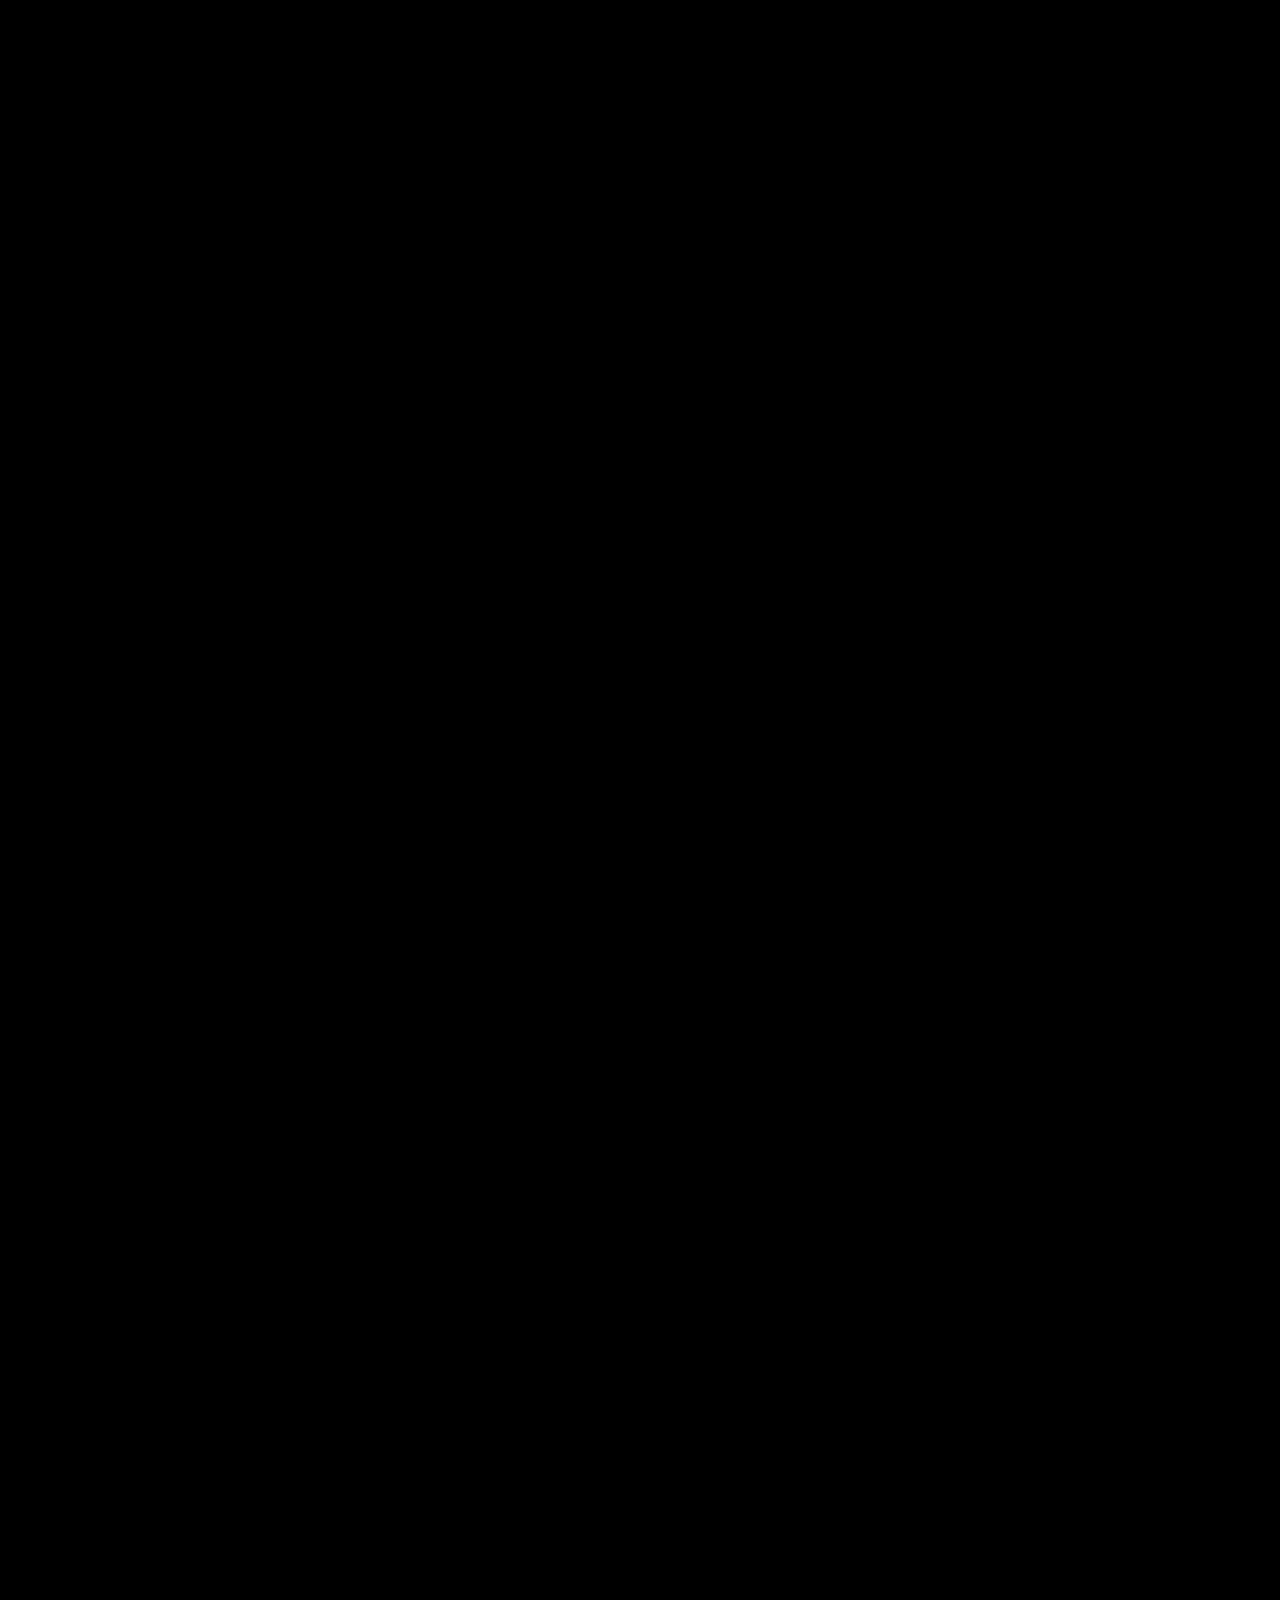
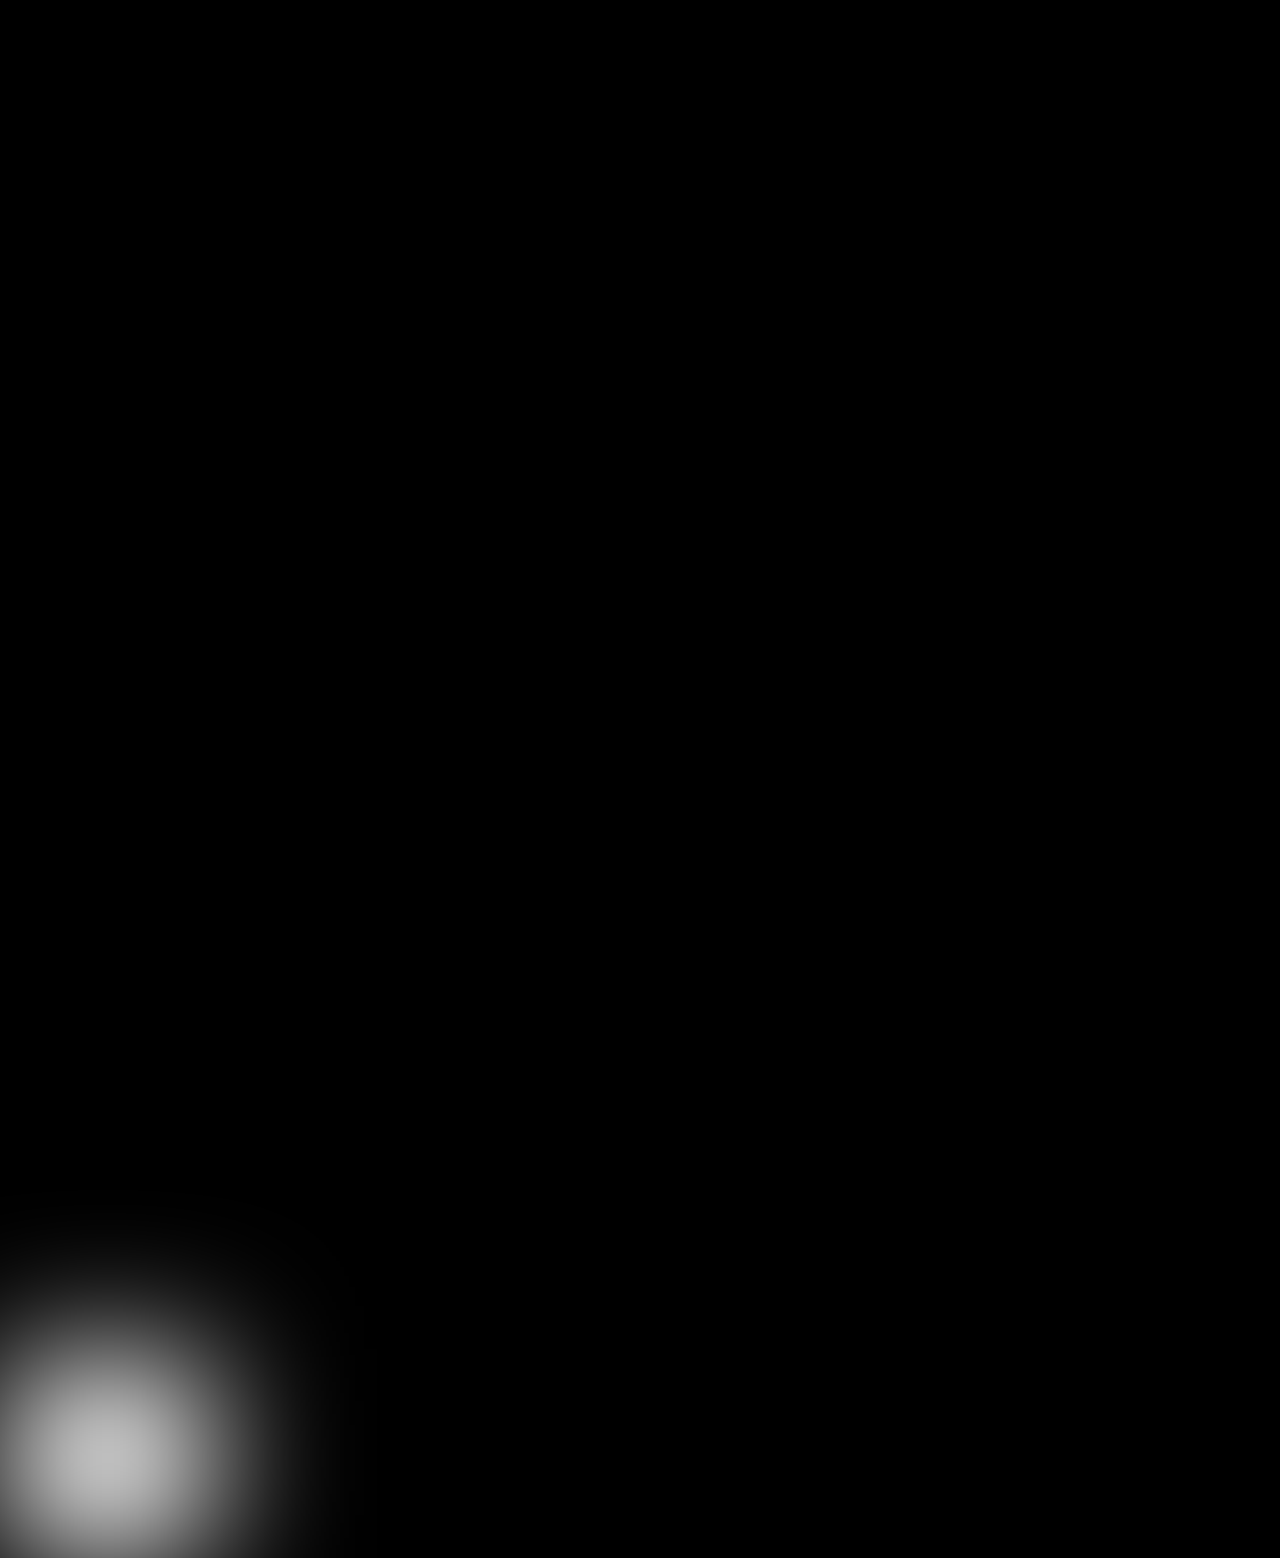
<file: index.html>
<!DOCTYPE html>
<html lang="en">

<head>
  <meta charset="utf-8">
  <meta name="viewport" content="width=device-width, initial-scale=1.0">
  <title>In the Spotlight</title>
  <link rel="stylesheet" href="style.css">
</head>

<body>
  <section id="container"> <!-- this part -->
  <article class="page"> <!-- and this part defines the container that would have the black background and where the flashlight feature applies-->

    <div class="header">
      <div class="title">In the Spotlight</div>
    </div>

    <div class="main">
      <div class="home_txt"> 
        <div class="text">
          What if...
        </div>
        <div class="text2">
          ...I told you...
        </div>
        <div class="text3">
          ...you're being watched right now? 👁️👁️
        </div>
      </div>

      <div class="pic_layout">

        <div>
            <a href="snap.html"><img class="pic" src="snap.png"/> </a>
        </div>
        
        <div>
            <a href="discord.html"><img class="pic2" src="discord.png"/> </a>
        </div>

        <div>
            <a href="insta.html"><img class="pic3" src="insta.png"/> </a>
        </div>

        <div class="eye">
          <a href="random.html"><div>👁️</div></a>
          <a href="random.html"><div>👁️</div></a>
        </div>

      </div>

    </div>

    <span class="flashlight"></span> <!-- this part allows the flashlight feature to be "imported"-->
    <svg><defs><filter id="blur-filter"><feGaussianBlur/></filter></defs></svg>
  </article>
  </section>

  <script src="script.js"></script>

</body>

</html>
</file>
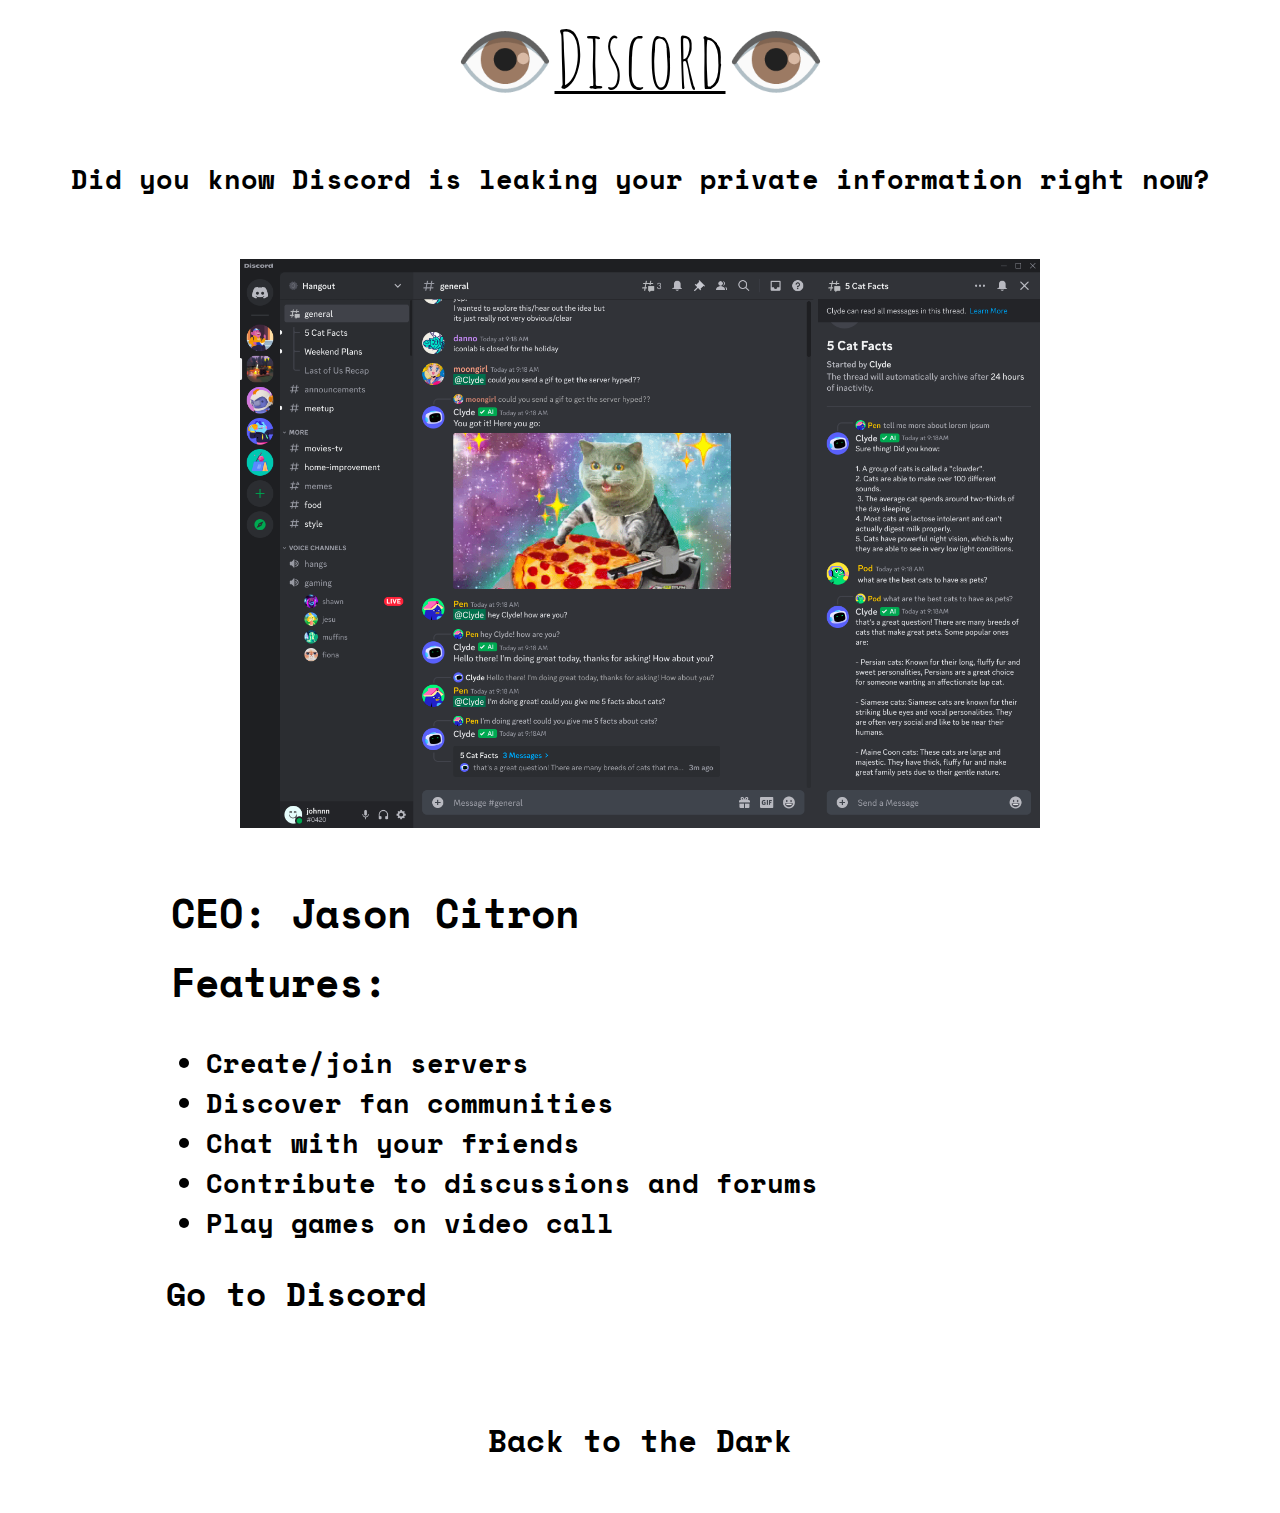
<file: discord.html>
<!DOCTYPE html>
<html lang="en">

<head>
  <meta charset="utf-8">
  <meta name="viewport" content="width=device-width, initial-scale=1.0">
  <title>Discord</title>
  <link rel="stylesheet" href="style.css">
</head>

<body>

  <div class="header">
    <div>👁️<span class="title">Discord</span>👁️</div>
  </div>

  <div class="main"> 
    <div class="top_txt"> 
      <div class="text4">
        Did you know Discord is leaking your private information right now?
      </div>
    </div>

    <div class="pic_layout2">
      <div>
          <img class="header_img" src="discord1.png"/>
      </div>
    </div>

    <div class="home_txt"> 
      <p>CEO: Jason Citron</p>
      <p>Features:</p>
      <ul>
        <li>Create/join servers</li>
        <li>Discover fan communities</li>
        <li>Chat with your friends</li>
        <li>Contribute to discussions and forums</li>
        <li>Play games on video call</li>
      </ul>

      <div>
        <a class="link2" href="https://discord.com/">Go to Discord</a>
      </div>
    </div>
  </div>

  <div class="bottom">
    <div class="link">
      <a href="index.html">Back to the Dark</a>
    </div>
  </div>

</body>

</html>
</file>
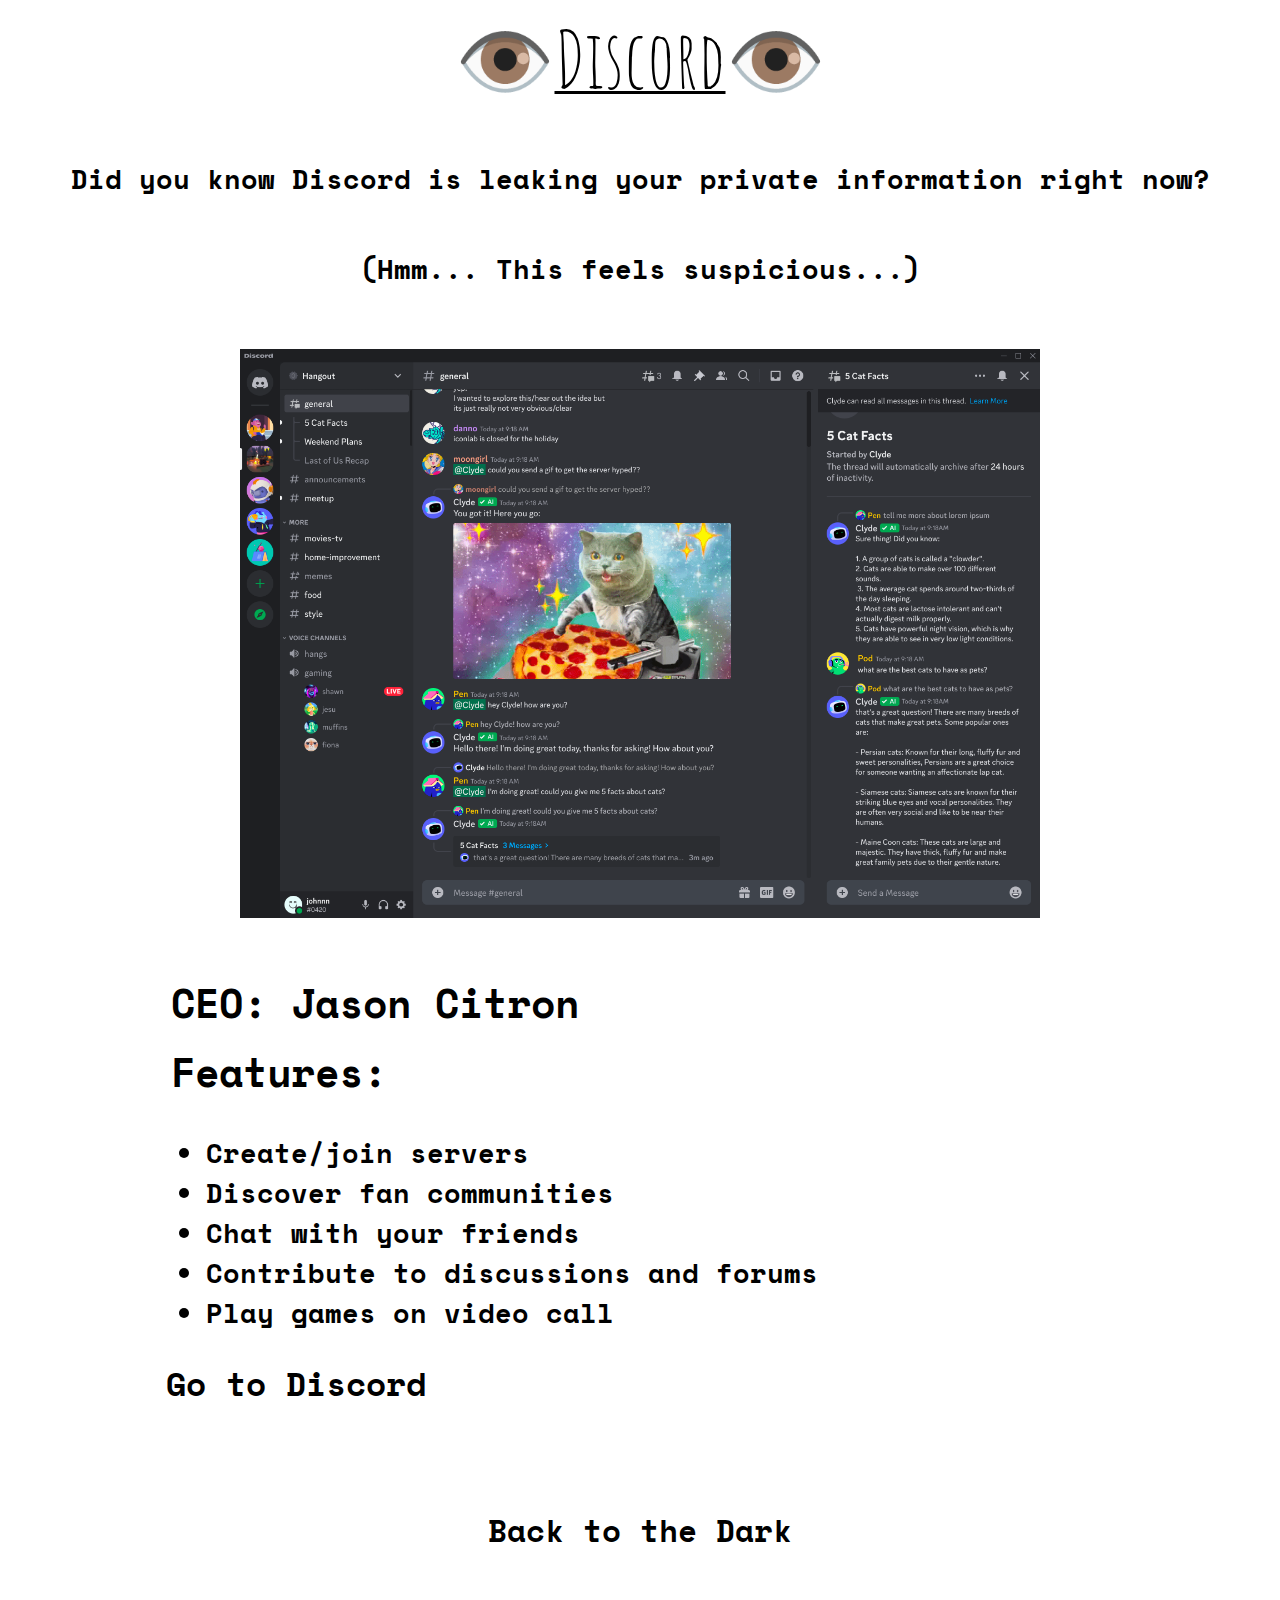
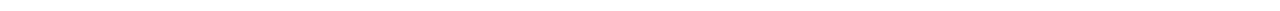
<file: getkrissed.html>
<!DOCTYPE html>
<html lang="en">

<head>
  <meta charset="utf-8">
  <meta name="viewport" content="width=device-width, initial-scale=1.0">
  <title>???</title>
  <link rel="stylesheet" href="style.css">
</head>

<body>

  <div class="header">
    <div>👁️<span class="title">Discord</span>👁️</div>
  </div>

  <div class="main"> 

    <div class="top_txt"> 
      <div class="text4">
        Did you know Discord is leaking your private information right now?
      </div>
      <div class="text4">
        (Hmm... This feels suspicious...)
      </div>
    </div>

    <div class="pic_layout2">
      <div>
          <img class="header_img" src="discord1.png"/>
      </div>
    </div>

    <div class="home_txt"> 
      <p>CEO: Jason Citron</p>
      <p>Features:</p>
      <ul>
        <li>Create/join servers</li>
        <li>Discover fan communities</li>
        <li>Chat with your friends</li>
        <li>Contribute to discussions and forums</li>
        <li>Play games on video call</li>
      </ul>

      <div>
        <a class="link2" href="https://www.youtube.com/watch?v=x97fydcDIWs">Go to Discord</a>
      </div>
    </div>

  <div class="bottom">
    <div class="link">
      <a href="index.html">Back to the Dark</a>
    </div>
  </div>

</body>

</html>
</file>
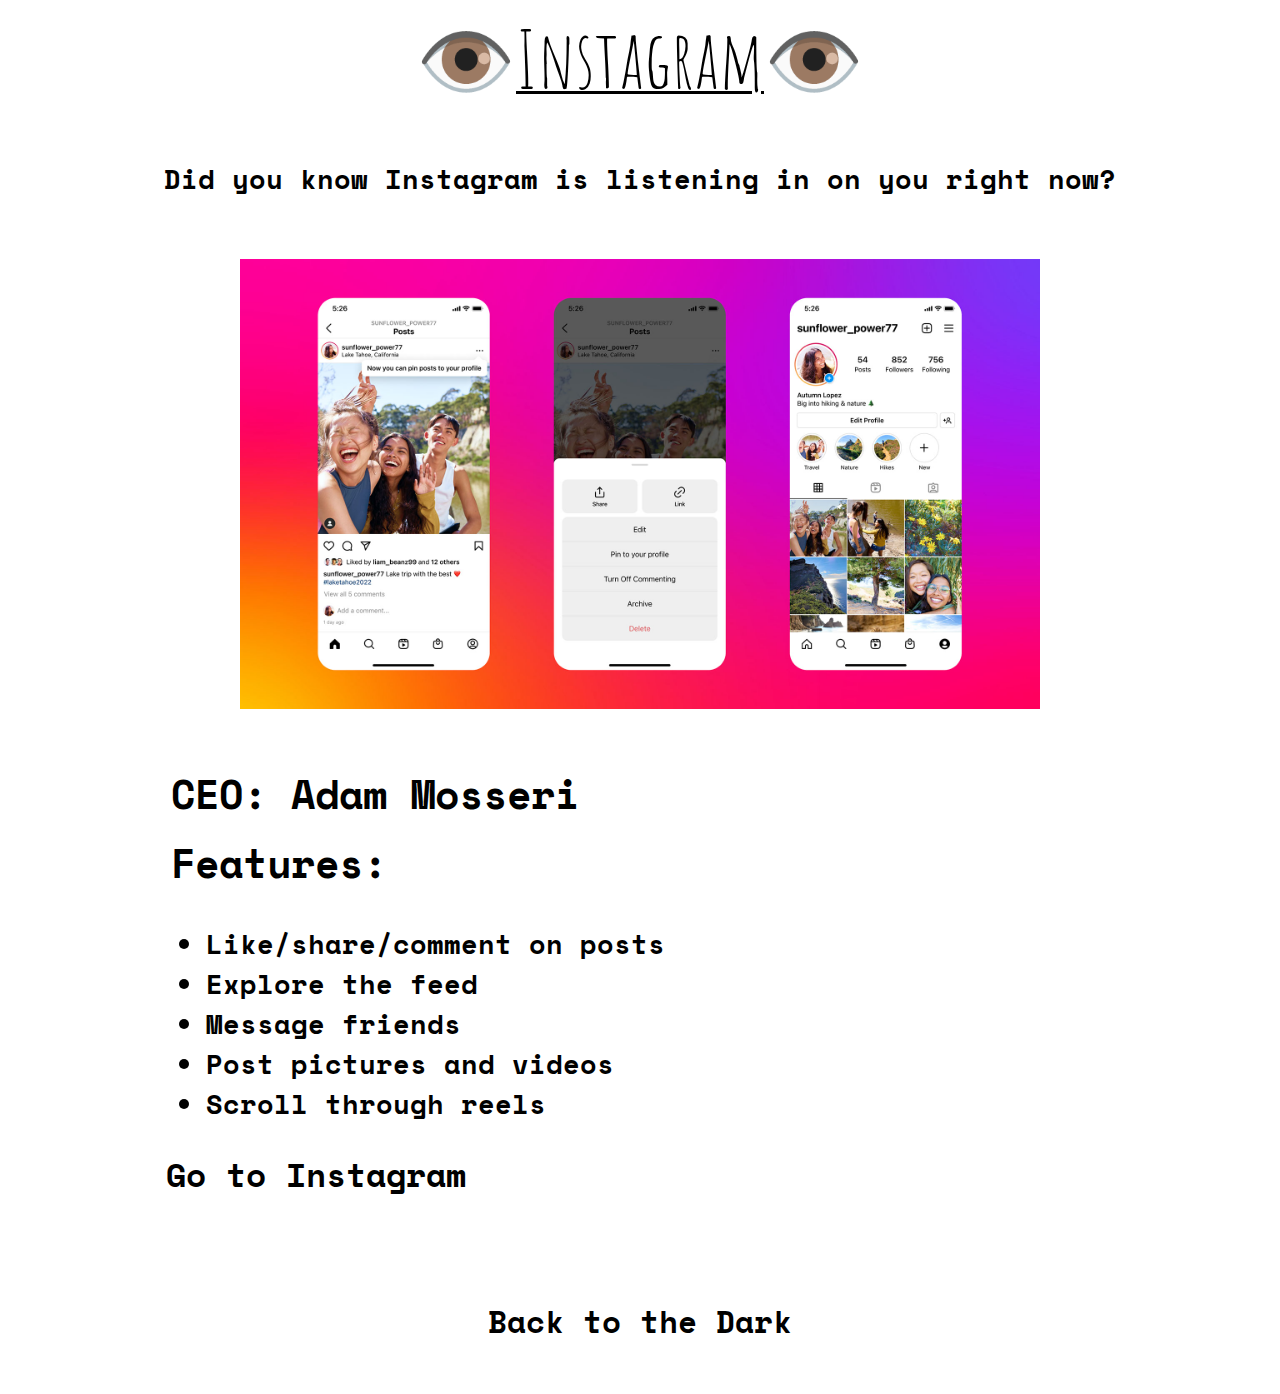
<file: insta.html>
<!DOCTYPE html>
<html lang="en">

<head>
  <meta charset="utf-8">
  <meta name="viewport" content="width=device-width, initial-scale=1.0">
  <title>Instagram</title>
  <link rel="stylesheet" href="style.css">
</head>

<body>

  <div class="header">
    <div>👁️<span class="title">Instagram</span>👁️</div>
  </div>

  <div class="main"> 
    <div class="top_txt"> 
      <div class="text4">
        Did you know Instagram is listening in on you right now?
      </div>
    </div>

    <div class="pic_layout2">
      <div>
          <img class="header_img" src="insta1.png"/>
      </div>
    </div>

    <div class="home_txt"> 
      <p>CEO: Adam Mosseri</p>
      <p>Features:</p>
      <ul>
        <li>Like/share/comment on posts</li>
        <li>Explore the feed</li>
        <li>Message friends</li>
        <li>Post pictures and videos</li>
        <li>Scroll through reels</li>

      </ul>

      <div>
        <a class="link2" href="https://www.instagram.com/">Go to Instagram</a>
      </div>
    </div>

  </div>

  <div class="bottom">
    <div class="link">
      <a href="index.html">Back to the Dark</a>
    </div>
  </div>

</body>

</html>
</file>
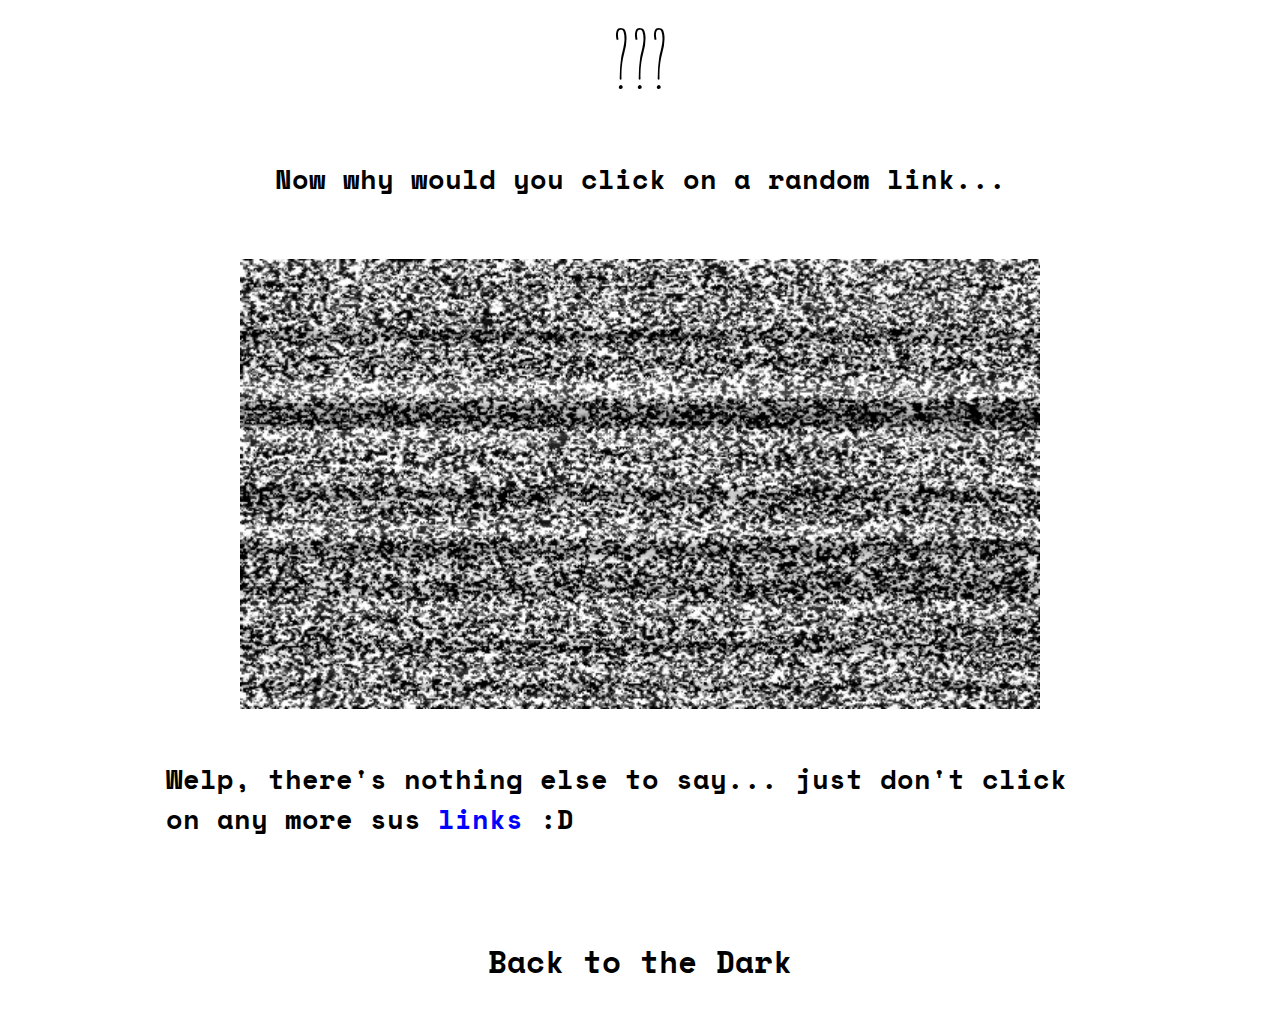
<file: random.html>
<!DOCTYPE html>
<html lang="en">

<head>
  <meta charset="utf-8">
  <meta name="viewport" content="width=device-width, initial-scale=1.0">
  <title>???</title>
  <link rel="stylesheet" href="style.css">
</head>

<body>

  <div class="header">
    <div>???</div>
  </div>

  <div class="main"> 
    <div class="top_txt"> 
      <div class="text4">
        Now why would you click on a random link...
      </div>
    </div>

    <div class="pic_layout2">
      <div>
          <img class="header_img" src="static.gif"/>
      </div>
    </div>

    <div class="home_txt2"> 
      Welp, there's nothing else to say... just don't click on any more sus <a class="link3" href="sus.html">links</a> :D
    </div>

  </div>

  <div class="bottom">
    <div class="link">
      <a href="index.html">Back to the Dark</a>
    </div>
  </div>

</body>

</html>
</file>
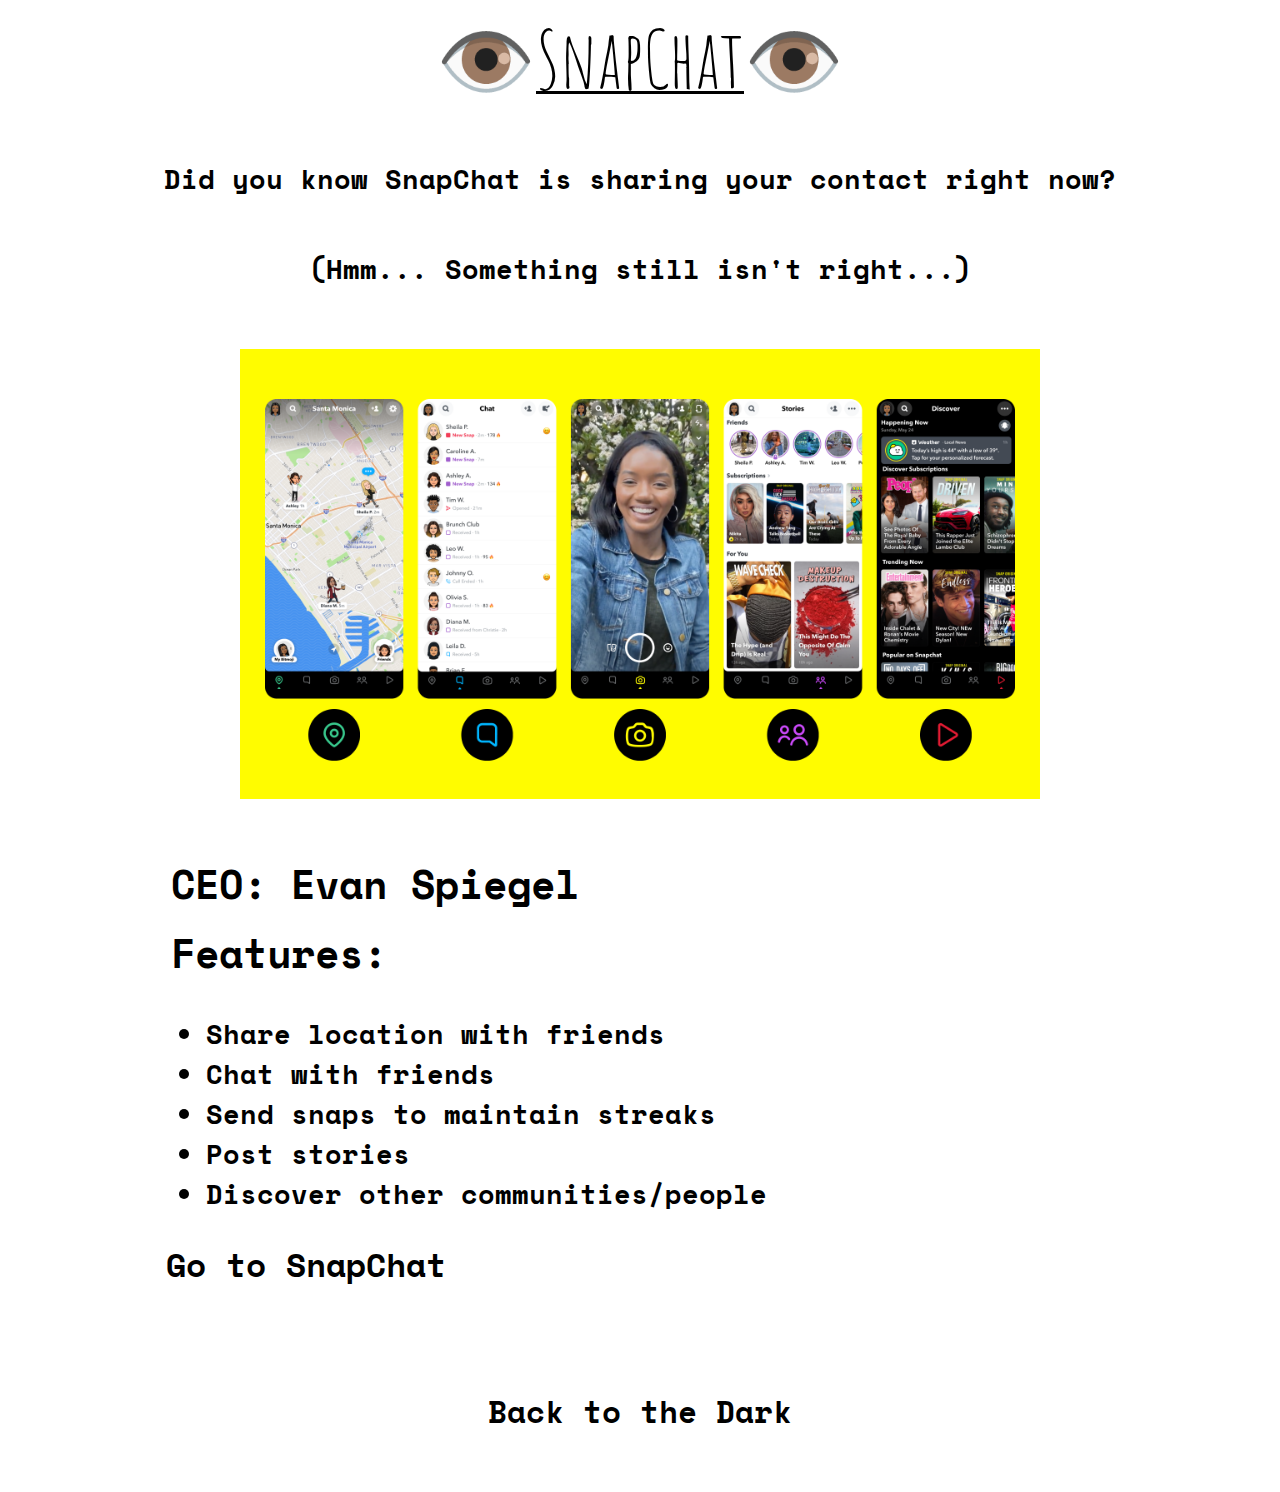
<file: rickroll.html>
<!DOCTYPE html>
<html lang="en">

<head>
  <meta charset="utf-8">
  <meta name="viewport" content="width=device-width, initial-scale=1.0">
  <title>???</title>
  <link rel="stylesheet" href="style.css">
</head>

<body>

  <div class="header">
    <div>👁️<a class="title" href="index.html">SnapChat</a>👁️</div>
  </div>

  <div class="main"> 

    <div class="top_txt"> 
      <div class="text4">
        Did you know SnapChat is sharing your contact right now?
      </div>
      <div class="text4">
        (Hmm... Something still isn't right...)
      </div>
    </div>

    <div class="pic_layout2">
      <div>
          <img class="header_img" src="snap1.png"/>
      </div>
    </div>

    <div class="home_txt"> 
      <p>CEO: Evan Spiegel</p>
      <p>Features:</p>
      <ul>
        <li>Share location with friends</li>
        <li>Chat with friends</li>
        <li>Send snaps to maintain streaks</li>
        <li>Post stories</li>
        <li>Discover other communities/people</li>

      </ul>

      <div>
        <a class="link2" href="https://www.snapchat.com/">Go to SnapChat</a>
      </div>
    </div>

  <div class="bottom">
    <div class="link">
      <a href="https://www.youtube.com/watch?v=BBJa32lCaaY">Back to the Dark</a>
    </div>
  </div>

</body>

</html>
</file>
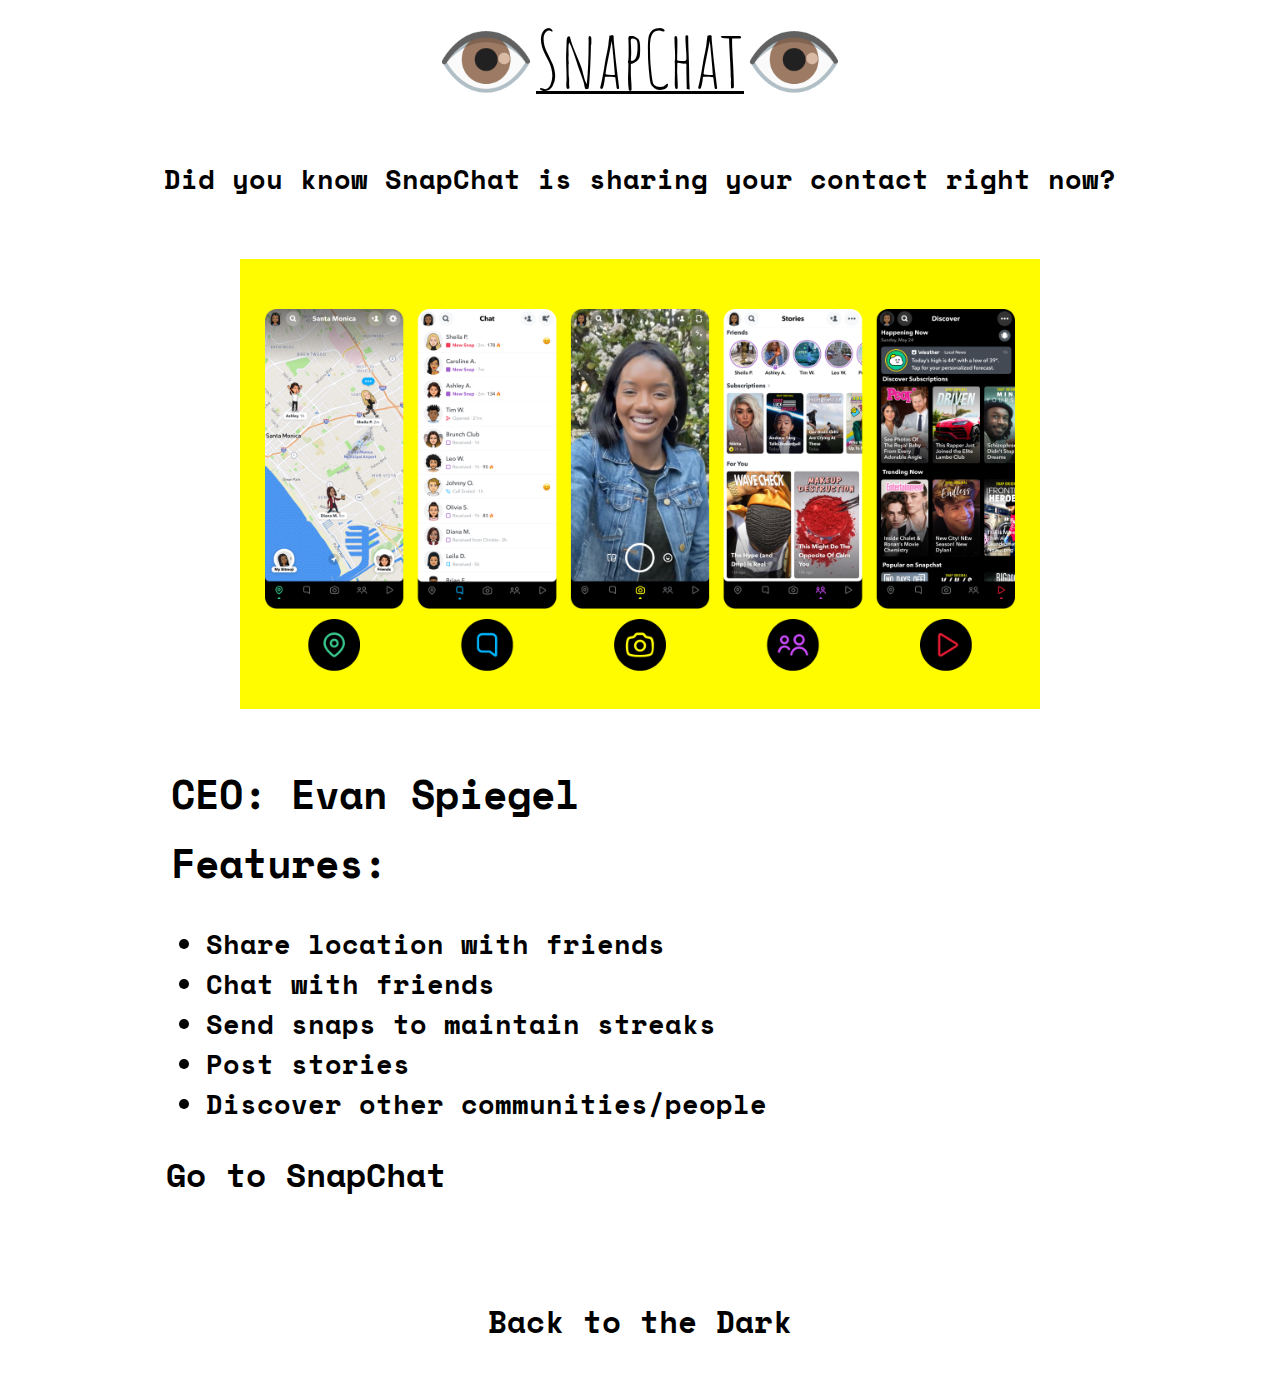
<file: snap.html>
<!DOCTYPE html>
<html lang="en">

<head>
  <meta charset="utf-8">
  <meta name="viewport" content="width=device-width, initial-scale=1.0">
  <title>SnapChat</title>
  <link rel="stylesheet" href="style.css">
</head>

<body>

  <div class="header">
    <div>👁️<span class="title">SnapChat</span>👁️</div>
  </div>

  <div class="main"> 
    <div class="top_txt"> 
      <div class="text4">
        Did you know SnapChat is sharing your contact right now?
      </div>
    </div>

    <div class="pic_layout2">
      <div>
          <img class="header_img" src="snap1.png"/>
      </div>
    </div>

    <div class="home_txt"> 
      <p>CEO: Evan Spiegel</p>
      <p>Features:</p>
      <ul>
        <li>Share location with friends</li>
        <li>Chat with friends</li>
        <li>Send snaps to maintain streaks</li>
        <li>Post stories</li>
        <li>Discover other communities/people</li>

      </ul>

      <div>
        <a class="link2" href="https://www.snapchat.com/">Go to SnapChat</a>
      </div>
      
    </div>

  </div>

  <div class="bottom">
    <div class="link">
      <a href="index.html">Back to the Dark</a>
    </div>
  </div>

</body>

</html>
</file>
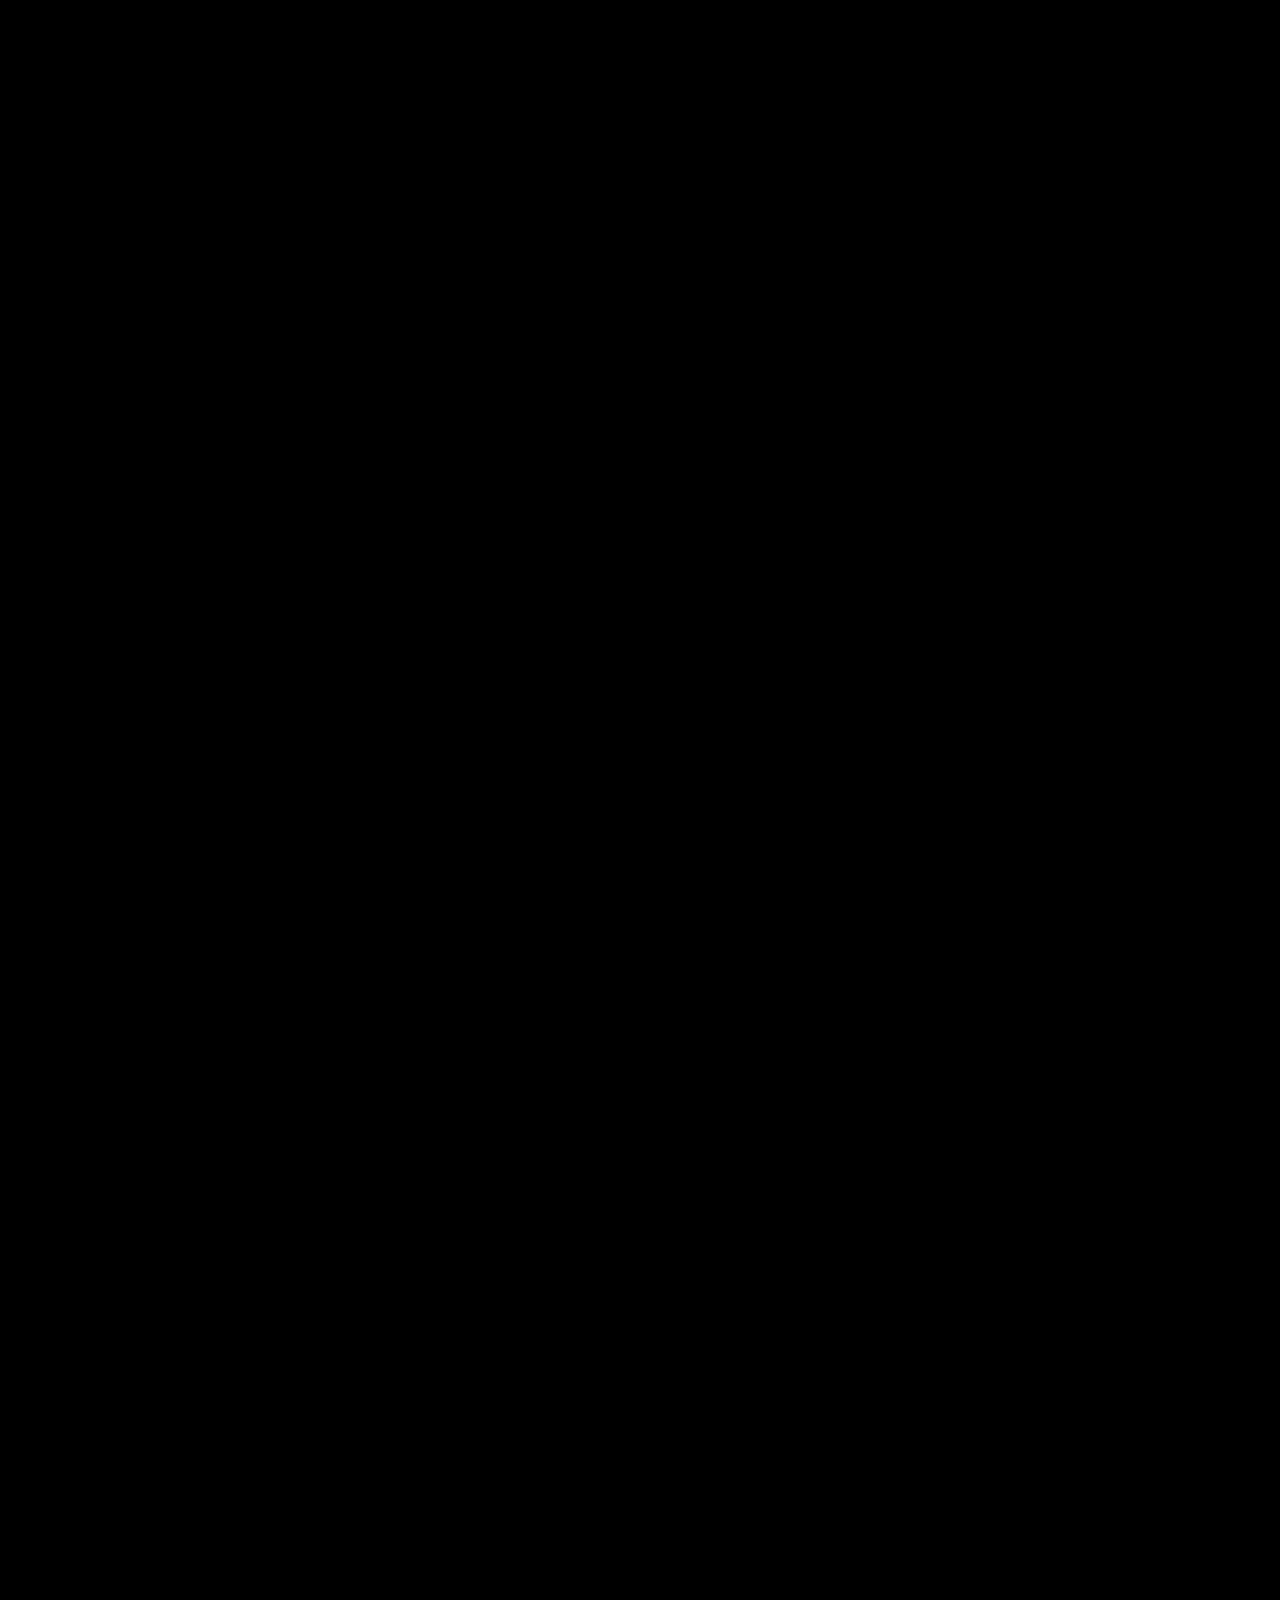
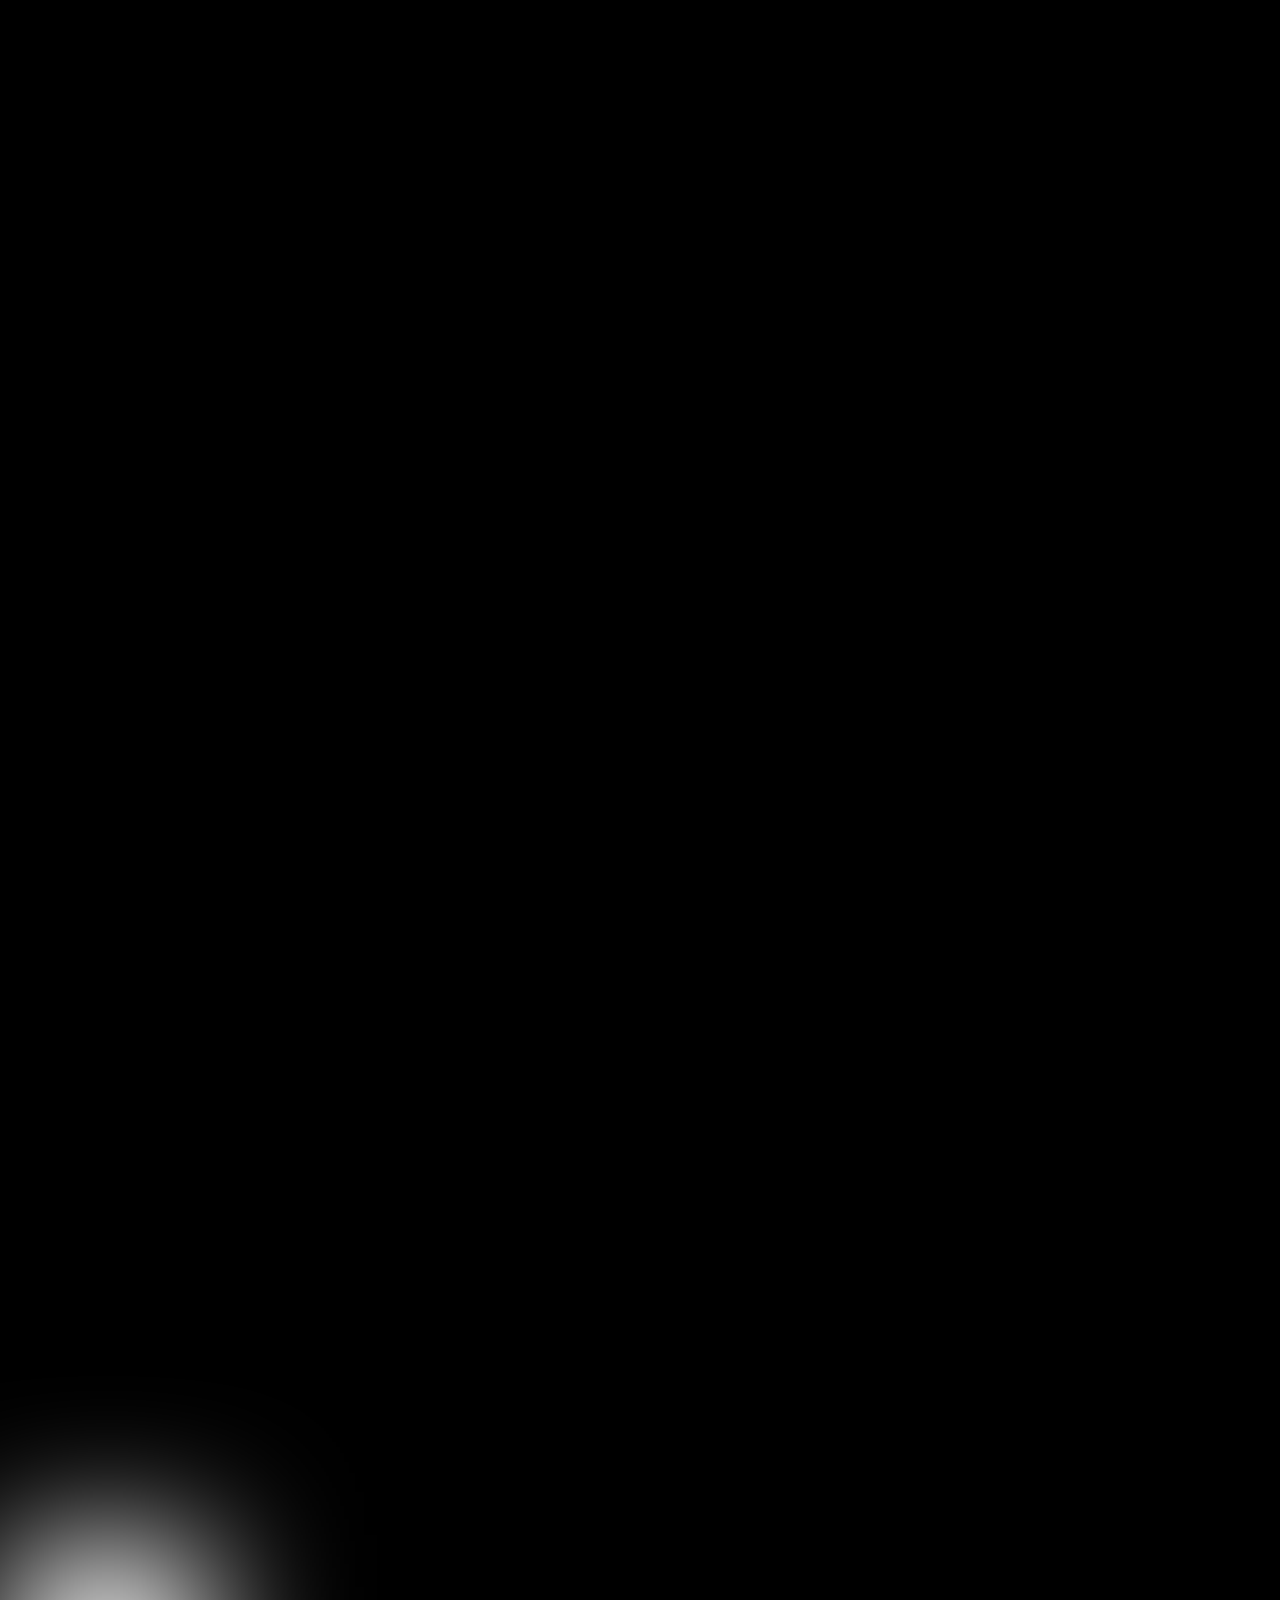
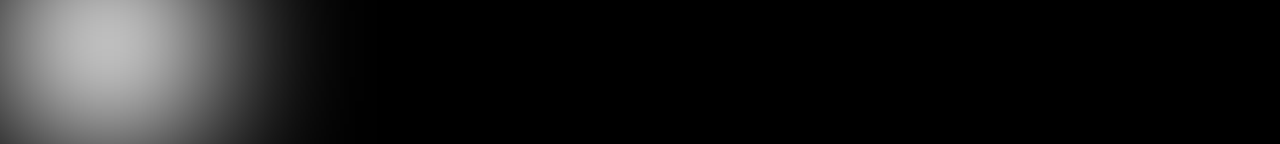
<file: sus.html>
<!DOCTYPE html>
<html lang="en">

<head>
  <meta charset="utf-8">
  <meta name="viewport" content="width=device-width, initial-scale=1.0">
  <title>???</title>
  <link rel="stylesheet" href="style.css">
</head>

<body>
  <section id="container"> <!-- this part -->
  <article class="page"> <!-- and this part defines the container that would have the black background and where the flashlight feature applies-->

    <div class="header">
      <div>👁️👁️</div>
    </div>

    <div class="main">
      <div class="home_txt"> 
        <div class="text">
          This doesn't feel right...
        </div>
        <div class="text2">
          ...maybe if you click on the icons...
        </div>
        <div class="text3">
          you can go back...
        </div>
        <div class="text5">
          Let's not let words fool us this time.
        </div>
      </div>

      <div class="pic_layout">

        <div>
            <a href="rickroll.html"><img class="pic" src="snap.png"/> </a>
        </div>
        
        <div>
            <a href="getkrissed.html"><img class="pic2" src="discord.png"/> </a>
        </div>

        <div>
            <a href="rickroll.html"><img class="pic3" src="insta.png"/> </a>
        </div>

      </div>

    </div>

    <span class="flashlight"></span> <!-- this part allows the flashlight feature to be "imported"-->
    <svg><defs><filter id="blur-filter"><feGaussianBlur/></filter></defs></svg>
  </article>
  </section>

  <script src="script.js"></script>

</body>

</html>
</file>
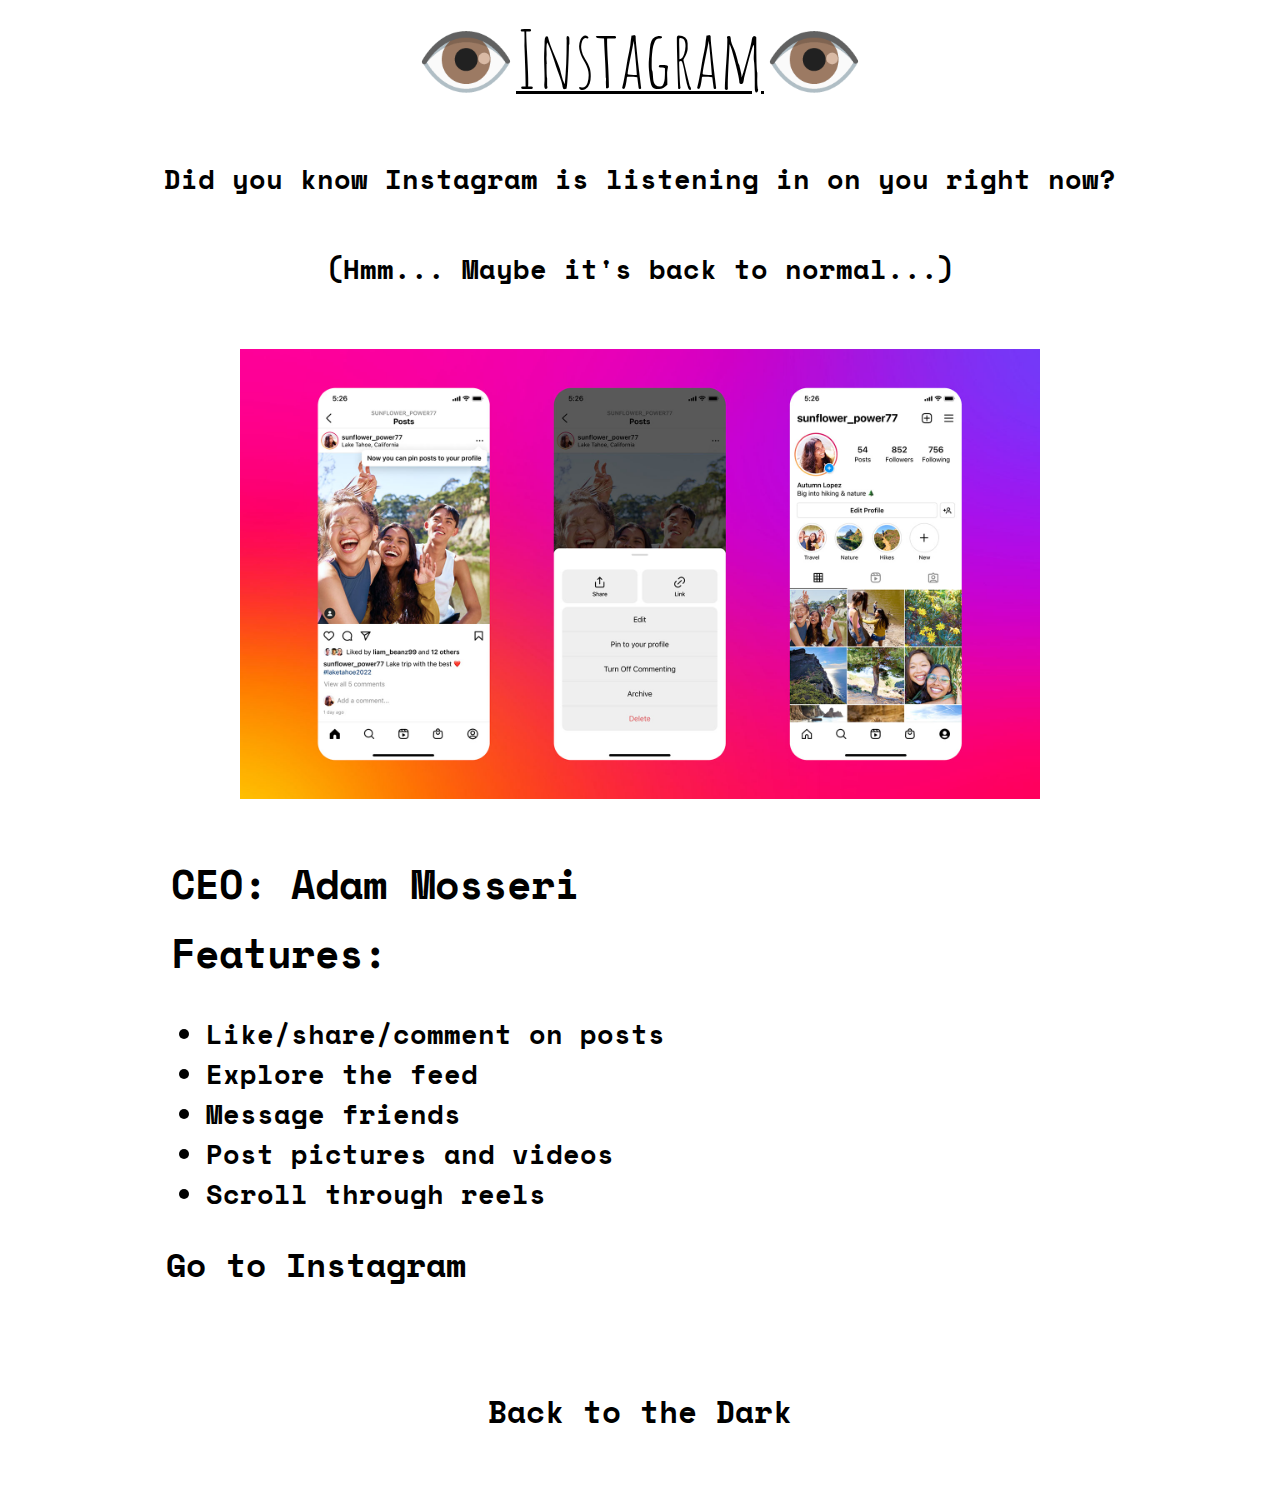
<file: whistle.html>
<!DOCTYPE html>
<html lang="en">

<head>
  <meta charset="utf-8">
  <meta name="viewport" content="width=device-width, initial-scale=1.0">
  <title>???</title>
  <link rel="stylesheet" href="style.css">
</head>

<body>

  <div class="header">
    <div>👁️<span class="title">Instagram</span>👁️</div>
  </div>

  <div class="main"> 

    <div class="top_txt"> 
      <div class="text4">
        Did you know Instagram is&nbsp;<a class="bold" href="https://www.youtube.com/watch?v=Z3J_MCbwaJ0">listening</a>&nbsp;in on you right now?
      </div>

      <div class="text4">
        (Hmm... Maybe it's back to normal...)
      </div>
    </div>

    <div class="pic_layout2">
      <div>
          <img class="header_img" src="insta1.png"/>
      </div>
    </div>

    <div class="home_txt"> 
      <p>CEO: Adam Mosseri</p>
      <p>Features:</p>
      <ul>
        <li>Like/share/comment on posts</li>
        <li>Explore the feed</li>
        <li>Message friends</li>
        <li>Post pictures and videos</li>
        <li>Scroll through reels</li>

      </ul>

      <div>
        <a class="link2" href="https://www.instagram.com/">Go to Instagram</a>
      </div>
    </div>

  <div class="bottom">
    <div class="link">
      <a href="index.html">Back to the Dark</a>
    </div>
  </div>

</body>

</html>
</file>
<file: style.css>
@import url('https://fonts.googleapis.com/css2?family=Amatic+SC:wght@400;700&family=Space+Mono:ital,wght@0,400;0,700;1,400;1,700&display=swap');

body{
  background-color: #fff;
  color: #000;
  font-family: Space Mono;
  font-size: 20pt;
}

p{
  display: flex;
  justify-content: center;
  margin: 5px;
  font-size: 30pt;
}

a{
  color: #000;
  text-decoration: none;
}

.header{
  display: flex;
  justify-content: center;
  font-family: Amatic SC;
  font-size: 60pt;
  color: #000;
}

.title{
  text-decoration: 3px underline;
}

.title2{
  text-decoration: 3px underline;
}

.main{
  display: flex;
  flex-direction: column;
  align-items: center;
}

.home_txt{
  display: flex;
  flex-direction: column;
  align-items: flex-start;
  margin-bottom: 50px;
  width: 75%;
  font-weight: bolder;
}

.home_txt2{
  margin-bottom: 50px;
  width: 75%;
  font-weight: bolder;
}

.text {
  display: flex;
  font-size: 28pt;
  width: 90%;
  margin: 50px 30px 100px -100px;
}

.text2 {
  display: flex;
  justify-content: center;
  font-size: 28pt;
  width: 90%;
  margin: 10px 40px 300px -160px;
}

.text3 {
  display: flex;
  justify-content: flex-end;
  font-size: 28pt;
  width: 90%;
  margin-left: 200px;
}

.text4 {
  display: flex;
  justify-content: center;
  margin: 50px;
  font-weight: bolder;
}

.text5 {
  display: flex;
  justify-content: center;
  font-size: 28pt;
  width: 90%;
  margin: 250px 0px 50px 0px;
}

.bottom {
  display: flex;
  justify-content: center;
  margin: 50px;
}

.label{
  display: flex;
  justify-content: center;
  flex-wrap: wrap;
  font-size: 50pt;
  font-family: Space Mono;
}

.link {
  font-size: 23pt;
  font-family: Space Mono;
  font-weight: bolder;
}

.link > a:hover {
  color: #7a7a79;
}

.link2 {
  font-size: 25pt;
}

.link3{
  display: inline;
  color: blue;
}

.link2:hover, .link3:hover {
  text-decoration: underline ;
}

.pic_layout{
  display: flex;
  flex-direction: column;
  justify-content: center;
  margin-top: 100px;
  width: 100px;
  aspect-ratio: 1/1;
  object-fit: cover;
  transition: all 0.5s ease;
}

.pic_layout2{
  display: flex;
  justify-content: center;
  width: 50px;
  aspect-ratio: 1/1;
  object-fit: cover;
  margin-bottom: 30px;
}

.header_img{
  width: 800px;
  object-fit: cover;
  margin: 10px 0px 10px 0px;
}

.pic {
  width: 100px;
  aspect-ratio: 1/1;
  object-fit: cover;
  margin: 200px 0px 50px 500px;
  transition: all 0.5s ease;
}

.pic2{
  width: 100px;
  aspect-ratio: 1/1;
  object-fit: cover;
  margin: 400px 0px 300px -500px;
  transition: all 0.5s ease;
}

.pic3{
  width: 100px;
  aspect-ratio: 1/1;
  object-fit: cover;
  margin: 70px 100px 500px 200px;
  transition: all 0.5s ease;
}

.pic:hover, .pic2:hover, .pic3:hover{
  transform: scale(1.1);
  
}

.eye{ 
  display: flex;
  justify-content: space-between;
  font-size: 50pt;
  margin-bottom: 70px;
}

.flashlight { /* this part controls the black background and the flashlight feature */
  position: absolute;
  background-color: transparent; 
  box-shadow: 0 0 0 9999px rgba(0, 0, 0, 1);
  filter: url(#blur-filter);
  pointer-events: none; /* PROF NOTES: Allows click and other events to pass through the flashlight 'layer' */
}
</file>
